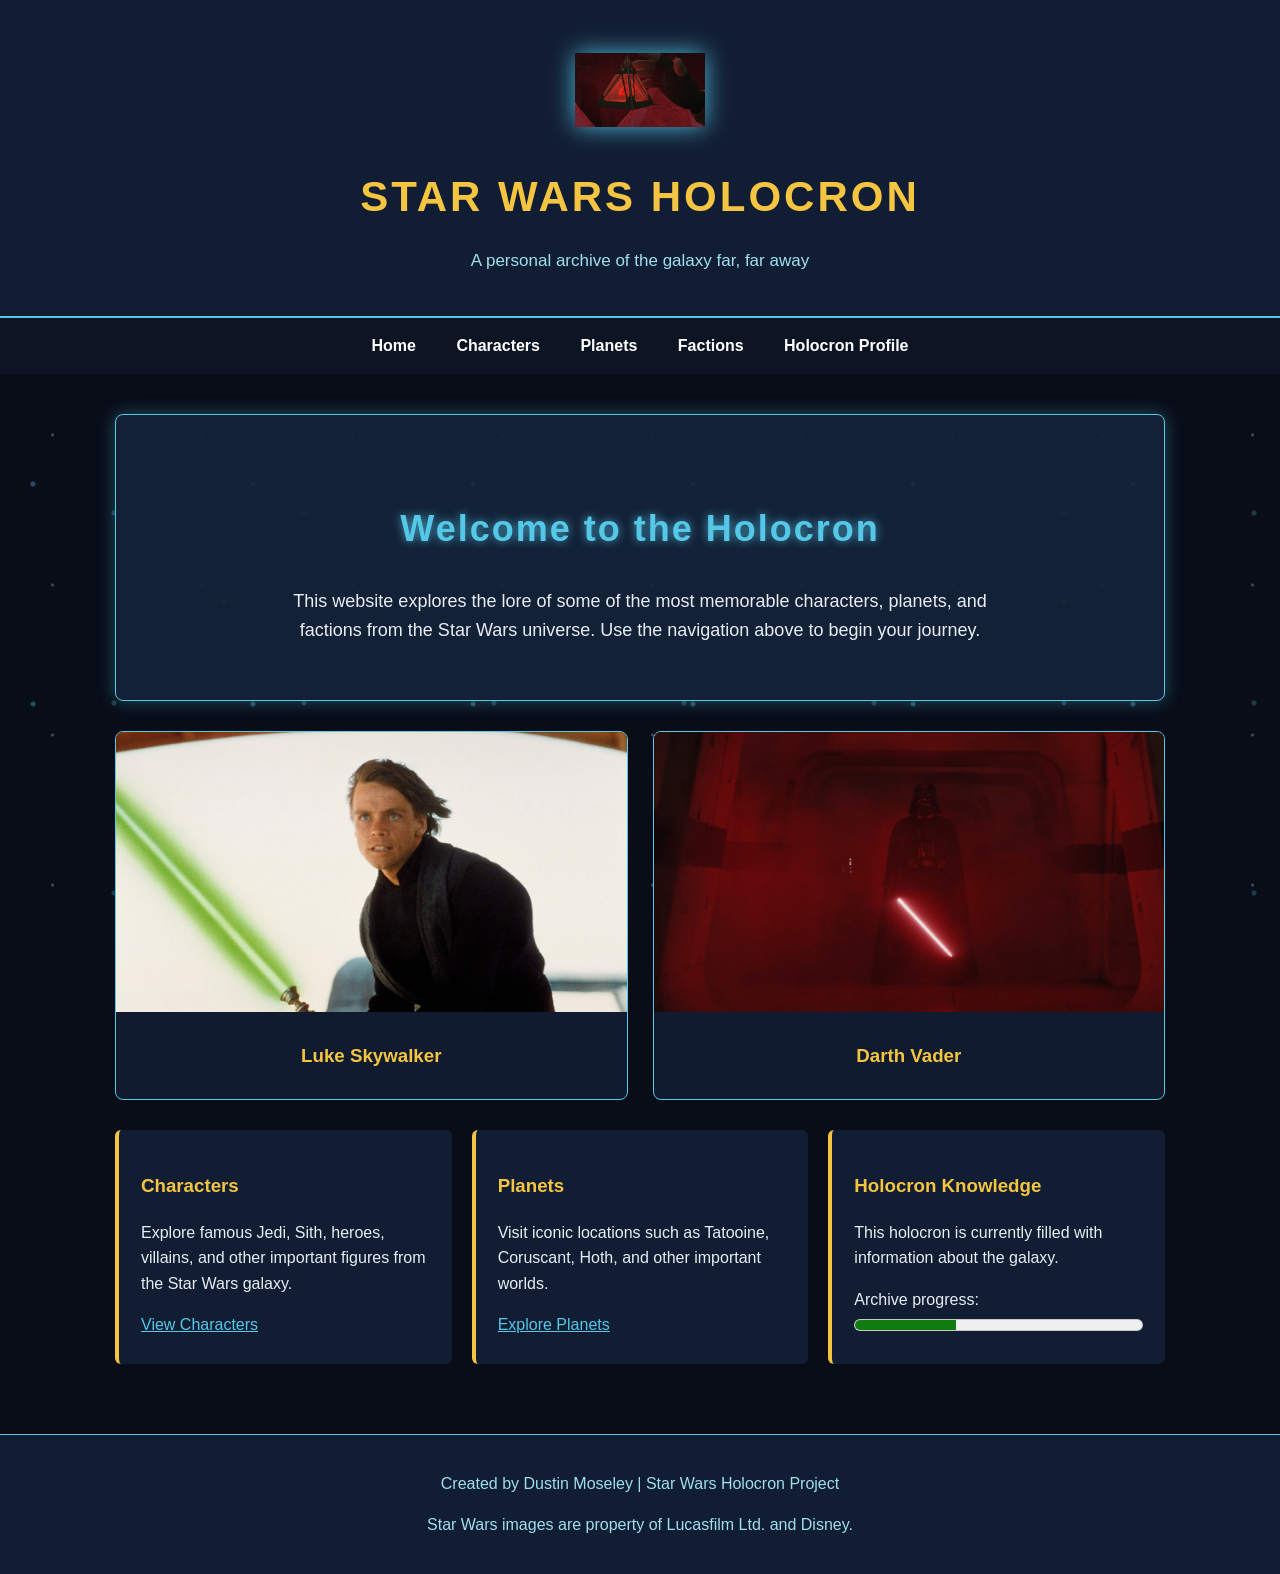
<file: index.html>
<!DOCTYPE html>
<html lang="en">
<head>
    <meta charset="UTF-8">
    <meta name="viewport" content="width=device-width, initial-scale=1.0">
    <title>Star Wars Holocron</title>
    <link rel="stylesheet" href="style.css">
</head>

<body>
    <header>
        <div class="site-title">
            <img src="images/holocron.png" alt="Sith holocron">

            <div>
                <h1>STAR WARS HOLOCRON</h1>
                <p>A personal archive of the galaxy far, far away</p>
            </div>
        </div>
    </header>

    <nav>
        <a href="index.html">Home</a>
        <a href="characters.html">Characters</a>
        <a href="planets.html">Planets</a>
        <a href="factions.html">Factions</a>
        <a href="quiz.html">Holocron Profile</a>
    </nav>

    <main>
        <section class="hero">
            <h2>Welcome to the Holocron</h2>
            <p>
                This website explores the lore of some of the most memorable characters,
                planets, and factions from the Star Wars universe.
                Use the navigation above to begin your journey.
            </p>
        </section>

        <section class="image-preview">
            <article class="image-card">
                <img
                    src="images/luke-skywalker.png"
                    alt="Luke Skywalker holding a lightsaber"
                >
                <h3>Luke Skywalker</h3>
            </article>

            <article class="image-card">
                <img
                    src="images/darth-vader.png"
                    alt="Darth Vader in his black armor"
                >
                <h3>Darth Vader</h3>
            </article>
        </section>

        <section class="content-grid">
            <article class="card">
                <h3>Characters</h3>
                <p>
                    Explore famous Jedi, Sith, heroes, villains, and other
                    important figures from the Star Wars galaxy.
                </p>
                <a href="characters.html">View Characters</a>
            </article>

            <article class="card">
                <h3>Planets</h3>
                <p>
                    Visit iconic locations such as Tatooine, Coruscant,
                    Hoth, and other important worlds.
                </p>
                <a href="planets.html">Explore Planets</a>
            </article>

            <article class="card">
                <h3>Holocron Knowledge</h3>
                <p>
                    This holocron is currently filled with information about
                    the galaxy.
                </p>

                <!-- The meter element displays a value within a known range.
                     It represents how complete this personal Star Wars archive is. -->
                <label for="archive-progress">Archive progress:</label>
                <meter id="archive-progress" min="0" max="100" value="35">
                    35%
                </meter>
            </article>
        </section>
    </main>

    <footer>
        <p>Created by Dustin Moseley | Star Wars Holocron Project</p>
        <p>Star Wars images are property of Lucasfilm Ltd. and Disney.</p>
    </footer>
</body>
</html>
</file>
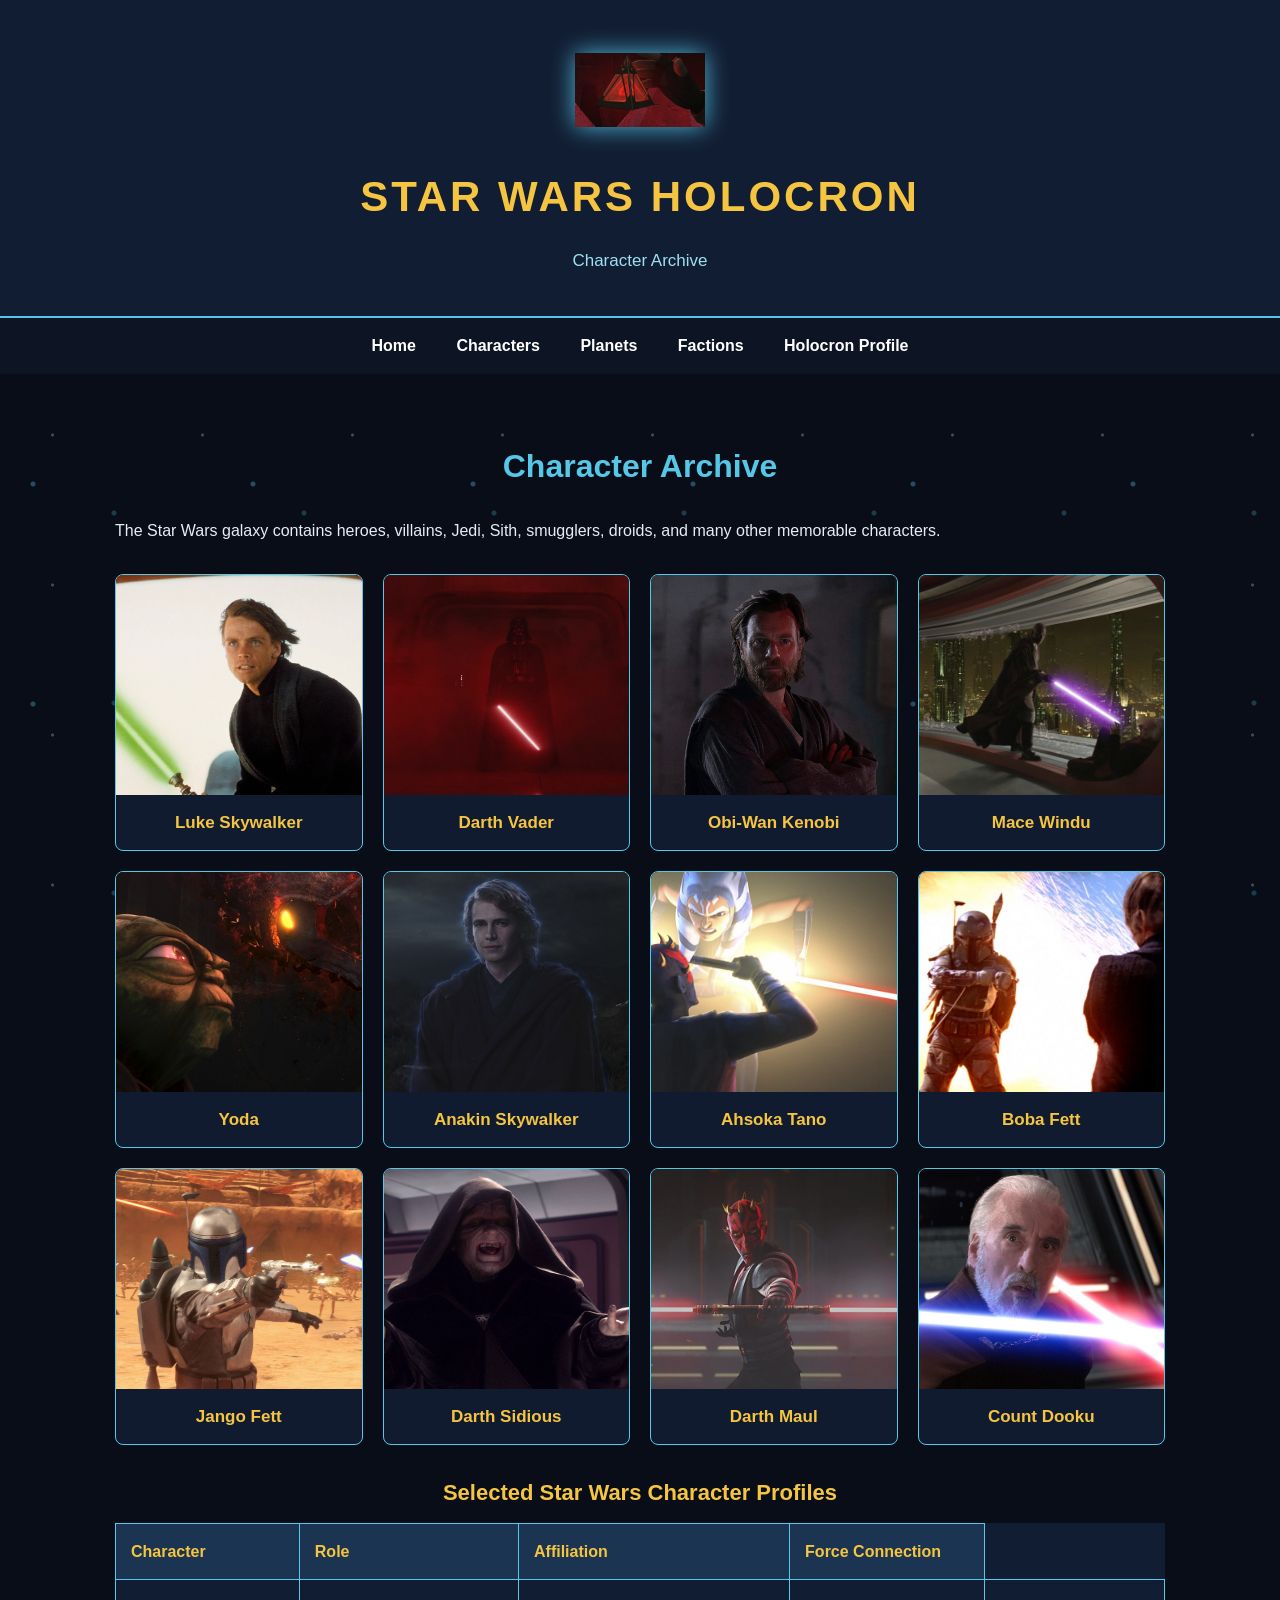
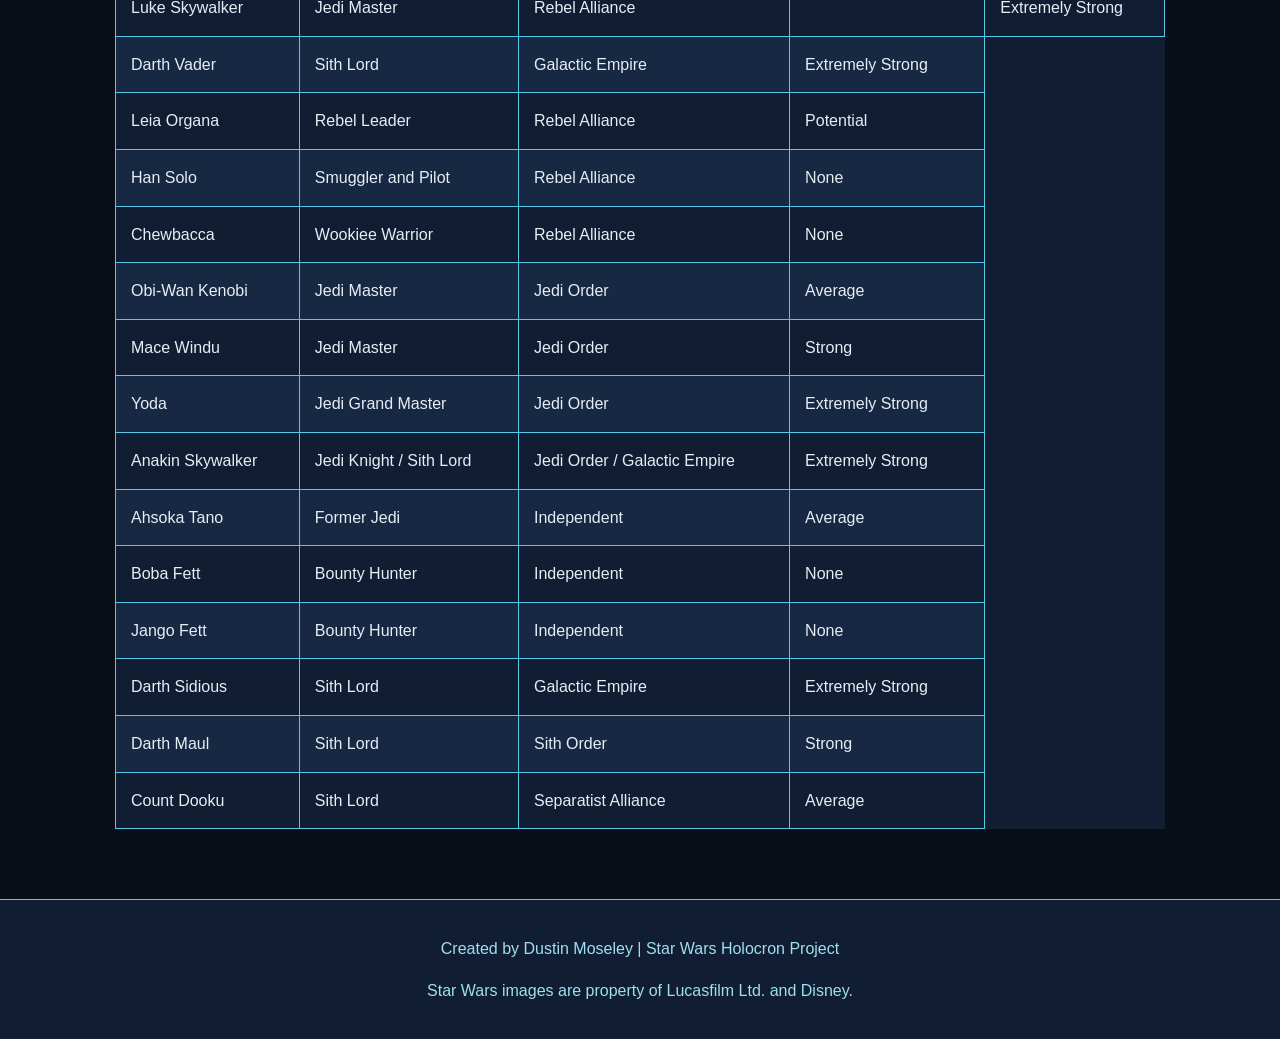
<file: characters.html>
<!DOCTYPE html>
<html lang="en">
<head>
    <meta charset="UTF-8">
    <meta name="viewport" content="width=device-width, initial-scale=1.0">
    <title>Holocron Characters</title>
    <link rel="stylesheet" href="style.css">
</head>

<body>
    <header>
        <div class="site-title">
            <img src="images/holocron.png" alt="Sith holocron">

            <div>
                <h1>STAR WARS HOLOCRON</h1>
                <p>Character Archive</p>
            </div>
        </div>
    </header>

    <nav>
        <a href="index.html">Home</a>
        <a href="characters.html">Characters</a>
        <a href="planets.html">Planets</a>
        <a href="factions.html">Factions</a>
        <a href="quiz.html">Holocron Profile</a>
    </nav>

    <main>
        <h2 class="page-title">Character Archive</h2>

        <p>
            The Star Wars galaxy contains heroes, villains, Jedi, Sith,
            smugglers, droids, and many other memorable characters.
        </p>

        <section class="character-grid">
            <article class="character-card">
                <img src="images/luke-skywalker.png" alt="Luke Skywalker">
                <h3>Luke Skywalker</h3>
            </article>

            <article class="character-card">
                <img src="images/darth-vader.png" alt="Darth Vader">
                <h3>Darth Vader</h3>
            </article>

            <article class="character-card">
                <img src="images/obi-wan-kenobi.png" alt="Obi-Wan Kenobi">
                <h3>Obi-Wan Kenobi</h3>
            </article>

            <article class="character-card">
                <img src="images/mace-windu.png" alt="Mace Windu">
                <h3>Mace Windu</h3>
            </article>

            <article class="character-card">
                <img src="images/yoda.png" alt="Yoda">
                <h3>Yoda</h3>
            </article>

            <article class="character-card">
                <img src="images/anakin-skywalker.png" alt="Anakin Skywalker">
                <h3>Anakin Skywalker</h3>
            </article>

            <article class="character-card">
                <img src="images/ahsoka-tano.png" alt="Ahsoka Tano">
                <h3>Ahsoka Tano</h3>
            </article>

            <article class="character-card">
                <img src="images/boba-fett.png" alt="Boba Fett">
                <h3>Boba Fett</h3>
            </article>

            <article class="character-card">
                <img src="images/jango-fett.png" alt="Jango Fett">
                <h3>Jango Fett</h3>
            </article>

            <article class="character-card">
                <img src="images/darth-sidious.png" alt="Darth Sidious">
                <h3>Darth Sidious</h3>
            </article>

            <article class="character-card">
                <img src="images/darth-maul.png" alt="Darth Maul">
                <h3>Darth Maul</h3>
            </article>

            <article class="character-card">
                <img src="images/count-dooku.png" alt="Count Dooku">
                <h3>Count Dooku</h3>
            </article>
        </section>

        <table>
            <!-- The caption element provides a title or description for a table.
                 This caption identifies the information shown in this table. -->
            <caption>Selected Star Wars Character Profiles</caption>

            <thead>
                <tr>
                    <th>Character</th>
                    <th>Role</th>
                    <th>Affiliation</th>
                    <th>Force Connection</th>
                </tr>
            </thead>

            <tbody>
                <tr>
                    <td>Luke Skywalker</td>
                    <td>Jedi Master</td>
                    <td>Rebel Alliance</td>
                    <td>
                    <td>Extremely Strong</td>
                </tr>

                <tr>
                    <td>Darth Vader</td>
                    <td>Sith Lord</td>
                    <td>Galactic Empire</td>
                    <td>Extremely Strong</td>
                </tr>

                <tr>
                    <td>Leia Organa</td>
                    <td>Rebel Leader</td>
                    <td>Rebel Alliance</td>
                    <td>Potential</td>
                </tr>

                <tr>
                    <td>Han Solo</td>
                    <td>Smuggler and Pilot</td>
                    <td>Rebel Alliance</td>
                    <td>None</td>
                </tr>
                <tr>
                    <td>Chewbacca</td>
                    <td>Wookiee Warrior</td>
                    <td>Rebel Alliance</td>
                    <td>None</td>
                </tr>
                <tr>
                    <td>Obi-Wan Kenobi</td>
                    <td>Jedi Master</td>
                    <td>Jedi Order</td>
                    <td>Average</td>
                </tr>

                <tr>
                    <td>Mace Windu</td>
                    <td>Jedi Master</td>
                    <td>Jedi Order</td>
                    <td>Strong</td>
                </tr>

                <tr>
                    <td>Yoda</td>
                    <td>Jedi Grand Master</td>
                    <td>Jedi Order</td>
                    <td>Extremely Strong</td>
                </tr>

                <tr>
                    <td>Anakin Skywalker</td>
                    <td>Jedi Knight / Sith Lord</td>
                    <td>Jedi Order / Galactic Empire</td>
                    <td>Extremely Strong</td>
                </tr>

                <tr>
                    <td>Ahsoka Tano</td>
                    <td>Former Jedi</td>
                    <td>Independent</td>
                    <td>Average</td>
                </tr>

                <tr>
                    <td>Boba Fett</td>
                    <td>Bounty Hunter</td>
                    <td>Independent</td>
                    <td>None</td>
                </tr>

                <tr>
                    <td>Jango Fett</td>
                    <td>Bounty Hunter</td>
                    <td>Independent</td>
                    <td>None</td>
                </tr>

                <tr>
                    <td>Darth Sidious</td>
                    <td>Sith Lord</td>
                    <td>Galactic Empire</td>
                    <td>Extremely Strong</td>
                </tr>

                <tr>
                    <td>Darth Maul</td>
                    <td>Sith Lord</td>
                    <td>Sith Order</td>
                    <td>Strong</td>
                </tr>

                <tr>
                    <td>Count Dooku</td>
                    <td>Sith Lord</td>
                    <td>Separatist Alliance</td>
                    <td>Average</td>
                </tr>
            </tbody>
        </table>
    </main>

    <footer>
        <p>Created by Dustin Moseley | Star Wars Holocron Project</p>
        <p>Star Wars images are property of Lucasfilm Ltd. and Disney.</p>
    </footer>
</body>
</html>
</file>
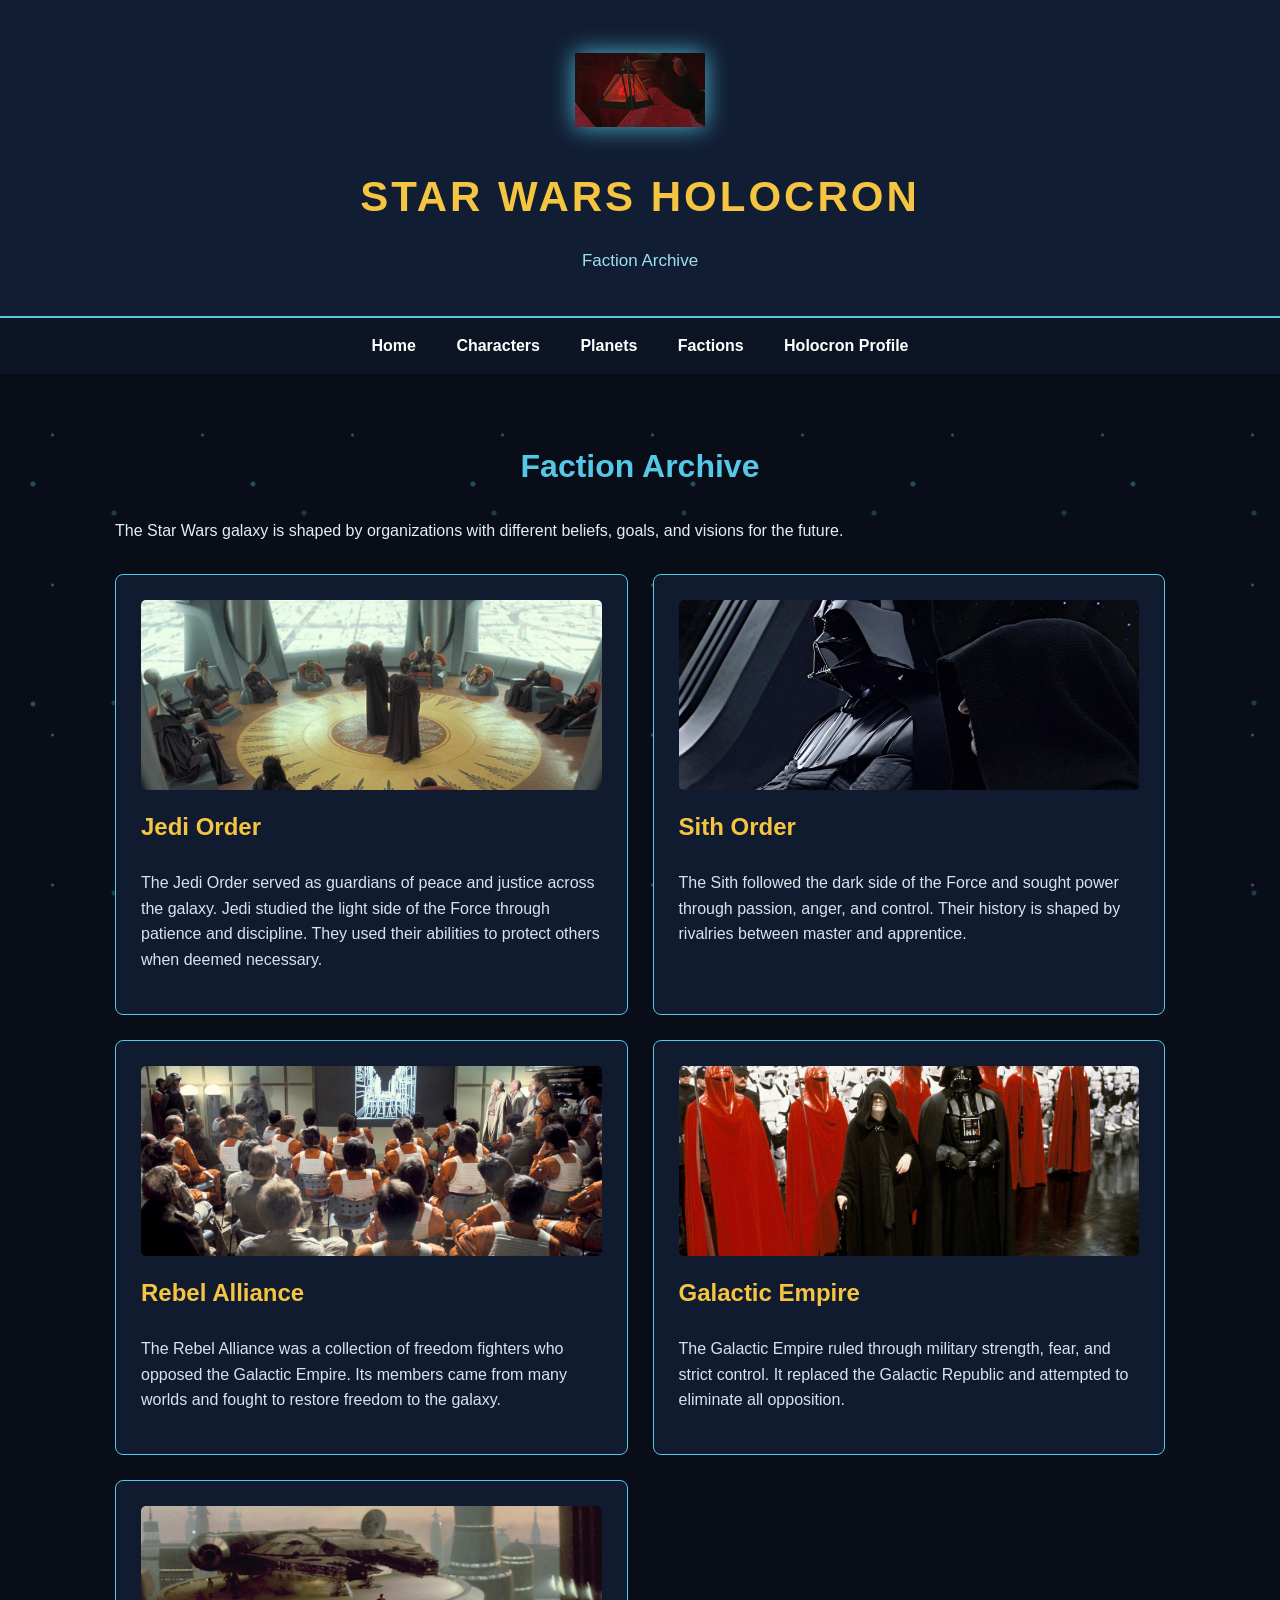
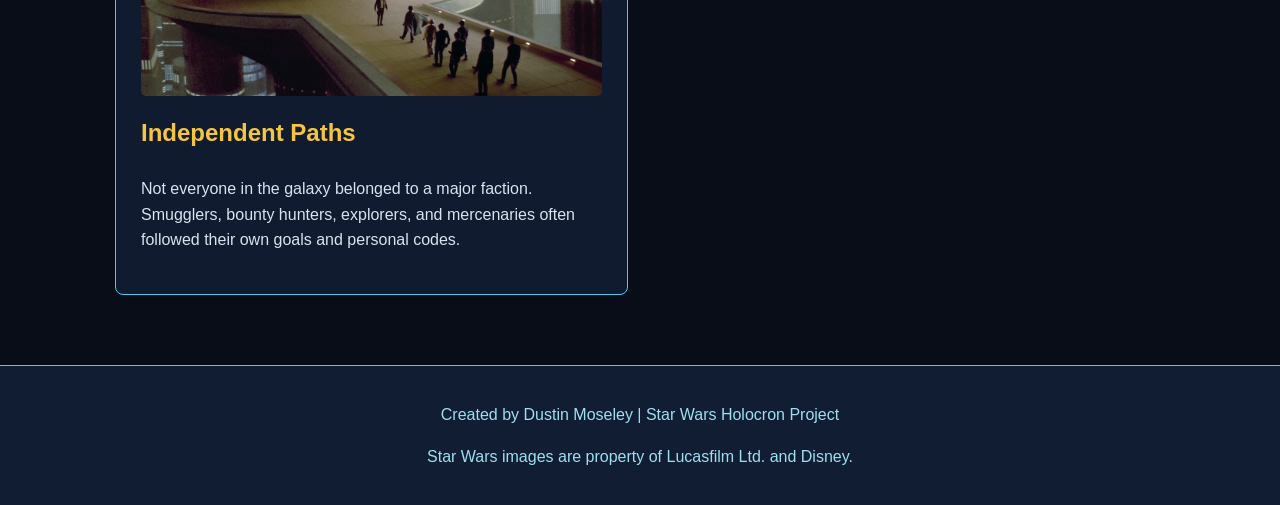
<file: factions.html>
<!DOCTYPE html>
<html lang="en">
<head>
    <meta charset="UTF-8">
    <meta name="viewport" content="width=device-width, initial-scale=1.0">
    <title>Holocron Factions</title>
    <link rel="stylesheet" href="style.css">
</head>

<body>
    <header>
        <div class="site-title">
            <img src="images/holocron.png" alt="Sith holocron">

            <div>
                <h1>STAR WARS HOLOCRON</h1>
                <p>Faction Archive</p>
            </div>
        </div>
    </header>

    <nav>
        <a href="index.html">Home</a>
        <a href="characters.html">Characters</a>
        <a href="planets.html">Planets</a>
        <a href="factions.html">Factions</a>
        <a href="quiz.html">Holocron Profile</a>
    </nav>

    <main>
        <h2 class="page-title">Faction Archive</h2>

        <p>
            The Star Wars galaxy is shaped by organizations with different
            beliefs, goals, and visions for the future.
        </p>

        <section class="faction-grid">
            <article class="faction-card">
                <img src="images/jedi-order.png" alt="Jedi Order">
                <h3>Jedi Order</h3>
                <p>
                    The Jedi Order served as guardians of peace and justice
                    across the galaxy. Jedi studied the light side of the Force through patience and
                    discipline. They used their abilities to protect others when deemed necessary.
                </p>
            </article>

            <article class="faction-card">
                <img src="images/sith-order.png" alt="Sith Order: Sith Order">
                <h3>Sith Order</h3>
                <p>
                    The Sith followed the dark side of the Force and sought
                    power through passion, anger, and control. Their history
                    is shaped by rivalries between master and apprentice.
                </p>
            </article>

            <article class="faction-card">
                <img src="images/rebel-alliance.png" alt="Rebel Alliance: Rebel Alliance">
                <h3>Rebel Alliance</h3>
                <p>
                    The Rebel Alliance was a collection of freedom fighters
                    who opposed the Galactic Empire. Its members came from
                    many worlds and fought to restore freedom to the galaxy.
                </p>
            </article>

            <article class="faction-card">
                <img src="images/galactic-empire.png" alt="Galactic Empire: Galactic Empire">
                <h3>Galactic Empire</h3>
                <p>
                    The Galactic Empire ruled through military strength,
                    fear, and strict control. It replaced the Galactic
                    Republic and attempted to eliminate all opposition.
                </p>
            </article>

            <article class="faction-card">
                <img src="images/millennium-falcon.png" alt="Independent Paths: Independent Paths">
                <h3>Independent Paths</h3>
                <p>
                    Not everyone in the galaxy belonged to a major faction.
                    Smugglers, bounty hunters, explorers, and mercenaries
                    often followed their own goals and personal codes.
                </p>
            </article>
        </section>
    </main>

    <footer>
        <p>Created by Dustin Moseley | Star Wars Holocron Project</p>
        <p>Star Wars images are property of Lucasfilm Ltd. and Disney.</p>
    </footer>
</body>
</html>
</file>
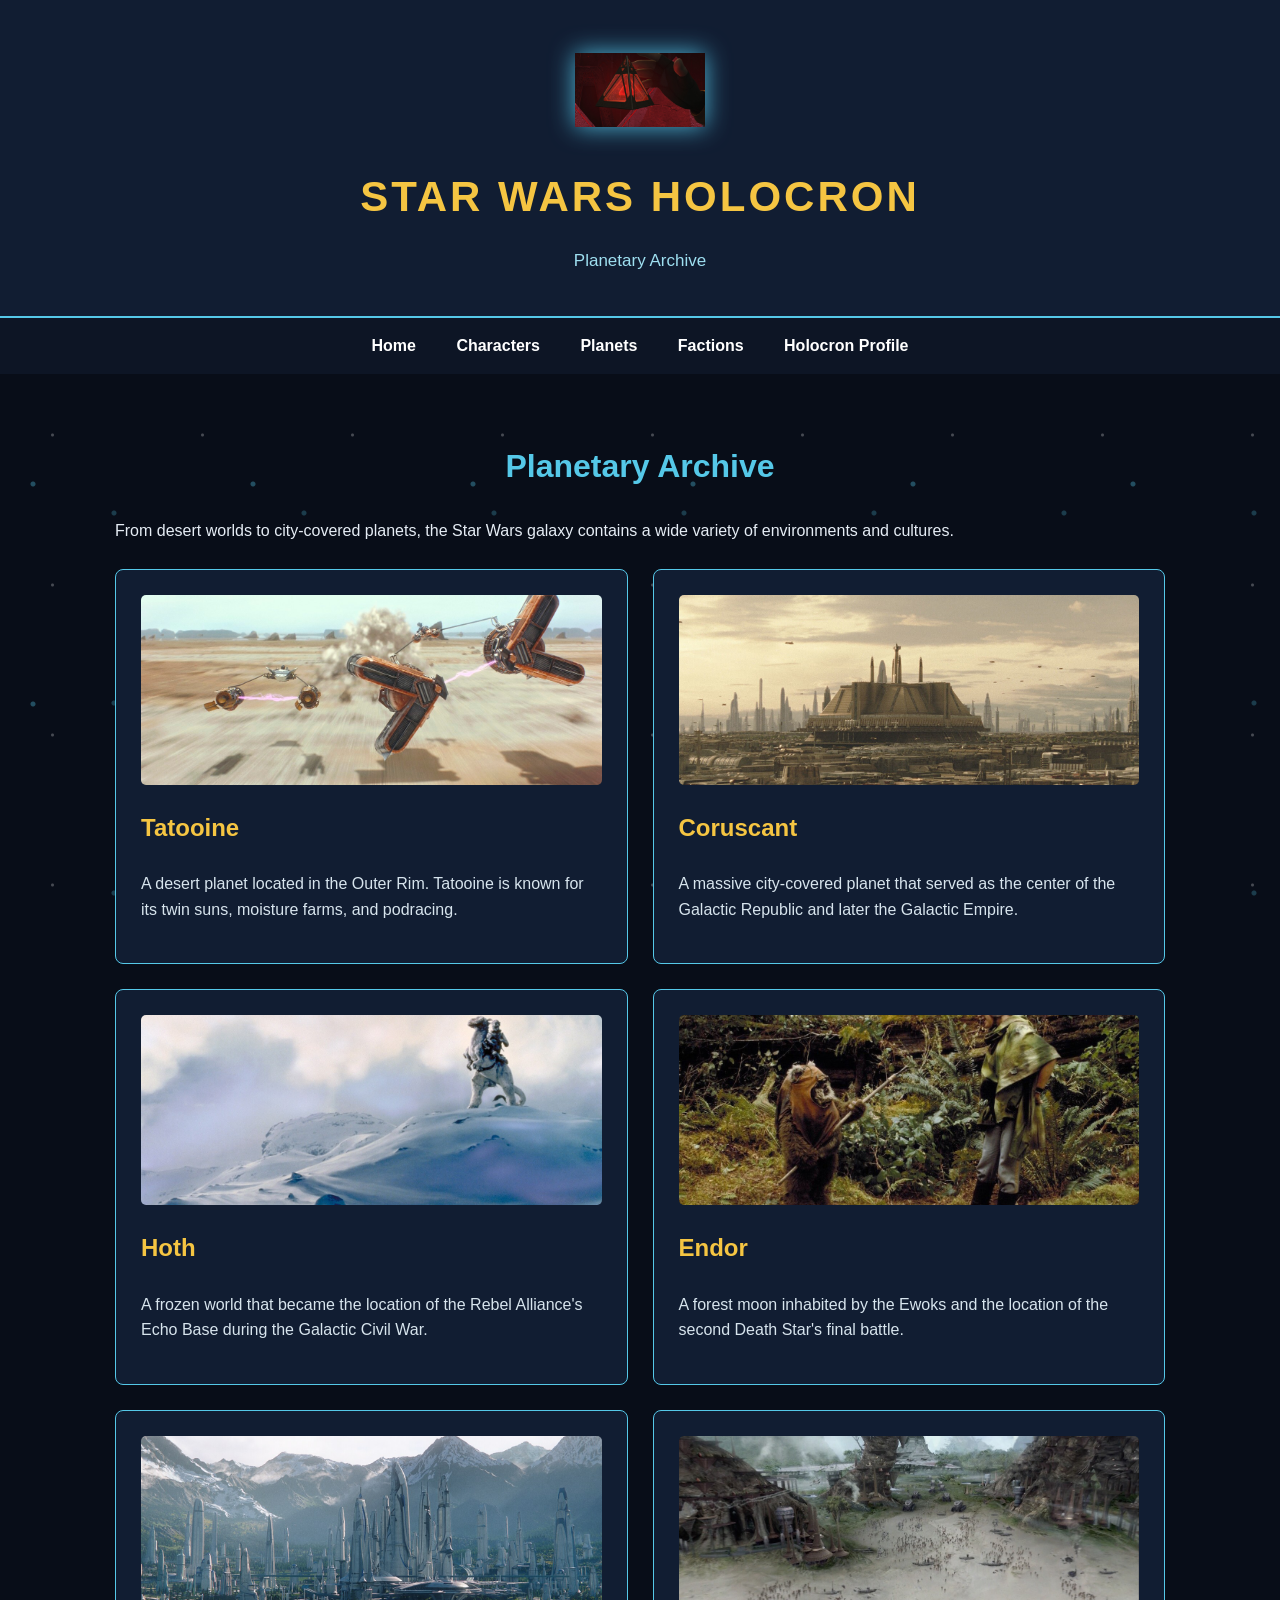
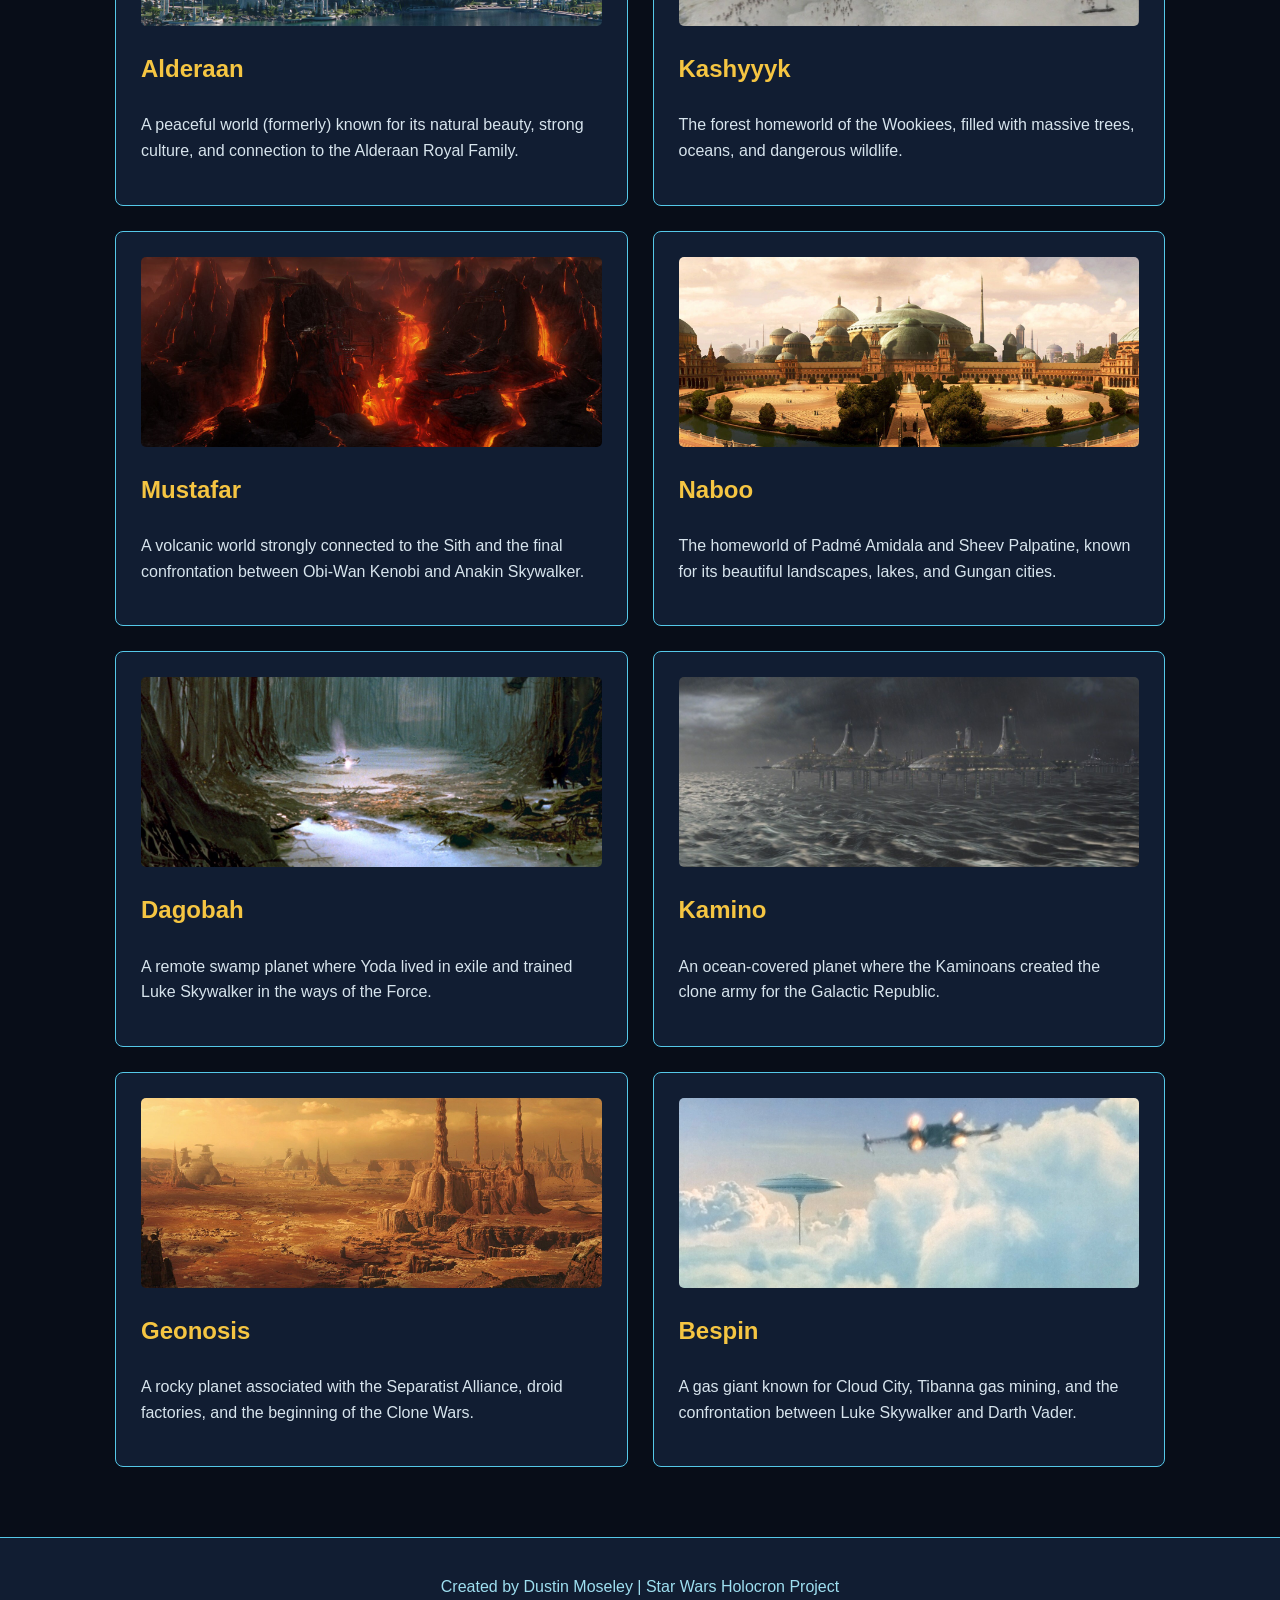
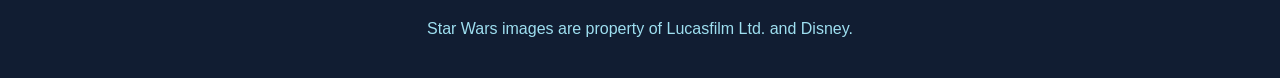
<file: planets.html>
<!DOCTYPE html>
<html lang="en">
<head>
    <meta charset="UTF-8">
    <meta name="viewport" content="width=device-width, initial-scale=1.0">
    <title>Holocron Planets</title>
    <link rel="stylesheet" href="style.css">
</head>

<body>
    <header>
        <div class="site-title">
            <img src="images/holocron.png" alt="Sith holocron">

            <div>
                <h1>STAR WARS HOLOCRON</h1>
                <p>Planetary Archive</p>
            </div>
        </div>
    </header>

    <nav>
        <a href="index.html">Home</a>
        <a href="characters.html">Characters</a>
        <a href="planets.html">Planets</a>
        <a href="factions.html">Factions</a>
        <a href="quiz.html">Holocron Profile</a>
    </nav>

    <main>
        <h2 class="page-title">Planetary Archive</h2>

        <p>
            From desert worlds to city-covered planets, the Star Wars galaxy
            contains a wide variety of environments and cultures.
        </p>

        <section class="planet-grid">
            <article class="planet-card">
                <img
                    src="images/tatooine.png"
                    alt="The desert landscape of Tatooine"
                >
                <h3>Tatooine</h3>
                <p>
                    A desert planet located in the Outer Rim. Tatooine is
                    known for its twin suns, moisture farms, and podracing.
                </p>
            </article>

            <article class="planet-card">
                <img
                    src="images/coruscant.png"
                    alt="The city-covered planet of Coruscant"
                >
                <h3>Coruscant</h3>
                <p>
                    A massive city-covered planet that served as the center
                    of the Galactic Republic and later the Galactic Empire.
                </p>
            </article>

            <article class="planet-card">
                <img
                    src="images/hoth.png"
                    alt="The frozen world of Hoth"
                >
                <h3>Hoth</h3>
                <p>
                    A frozen world that became the location of the Rebel
                    Alliance's Echo Base during the Galactic Civil War.
                </p>
            </article>

            <article class="planet-card">
                <img src="images/endor.png"
                 alt="The forest moon of Endor"
                 >
                <h3>Endor</h3>
                <p>
                    A forest moon inhabited by the Ewoks and the location
                    of the second Death Star's final battle.
                </p>
            </article>

            <article class="planet-card">
                <img src="images/alderaan.png" alt="The peaceful planet of Alderaan">
                <h3>Alderaan</h3>
                <p>
                    A peaceful world (formerly) known for its natural beauty, strong culture,
                    and connection to the Alderaan Royal Family.
                </p>
            </article>

            <article class="planet-card">
                <img src="images/kashyyyk.png" alt="The forest planet of Kashyyyk">
                <h3>Kashyyyk</h3>
                <p>
                    The forest homeworld of the Wookiees, filled with massive trees,
                    oceans, and dangerous wildlife.
                </p>
            </article>

            <article class="planet-card">
                <img src="images/mustafar.png" alt="The volcanic planet of Mustafar">
                <h3>Mustafar</h3>
                <p>
                    A volcanic world strongly connected to the Sith and the final
                    confrontation between Obi-Wan Kenobi and Anakin Skywalker.
                </p>
            </article>

            <article class="planet-card">
                <img src="images/naboo.png" alt="The green and beautiful planet of Naboo">
                <h3>Naboo</h3>
                <p>
                    The homeworld of Padmé Amidala and Sheev Palpatine, known for its
                    beautiful landscapes, lakes, and Gungan cities.
                </p>
            </article>

            <article class="planet-card">
                <img src="images/dagobah.png" alt="The swamp planet of Dagobah">
                <h3>Dagobah</h3>
                <p>
                    A remote swamp planet where Yoda lived in exile and trained
                    Luke Skywalker in the ways of the Force.
                </p>
            </article>

            <article class="planet-card">
                <img src="images/kamino.png" alt="The ocean planet of Kamino">
                <h3>Kamino</h3>
                <p>
                    An ocean-covered planet where the Kaminoans created the clone army
                    for the Galactic Republic.
                </p>
            </article>

            <article class="planet-card">
                <img src="images/geonosis.png" alt="The rocky planet of Geonosis">
                <h3>Geonosis</h3>
                <p>
                    A rocky planet associated with the Separatist Alliance, droid
                    factories, and the beginning of the Clone Wars.
                </p>
            </article>

            <article class="planet-card">
                <img src="images/bespin.png" alt="The cloudy planet of Bespin">
                <h3>Bespin</h3>
                <p>
                    A gas giant known for Cloud City, Tibanna gas mining, and the
                    confrontation between Luke Skywalker and Darth Vader.
                </p>
            </article>
        </section>
    </main>

    <footer>
        <p>Created by Dustin Moseley | Star Wars Holocron Project</p>
        <p>Star Wars images are property of Lucasfilm Ltd. and Disney.</p>
    </footer>
</body>
</html>
</file>
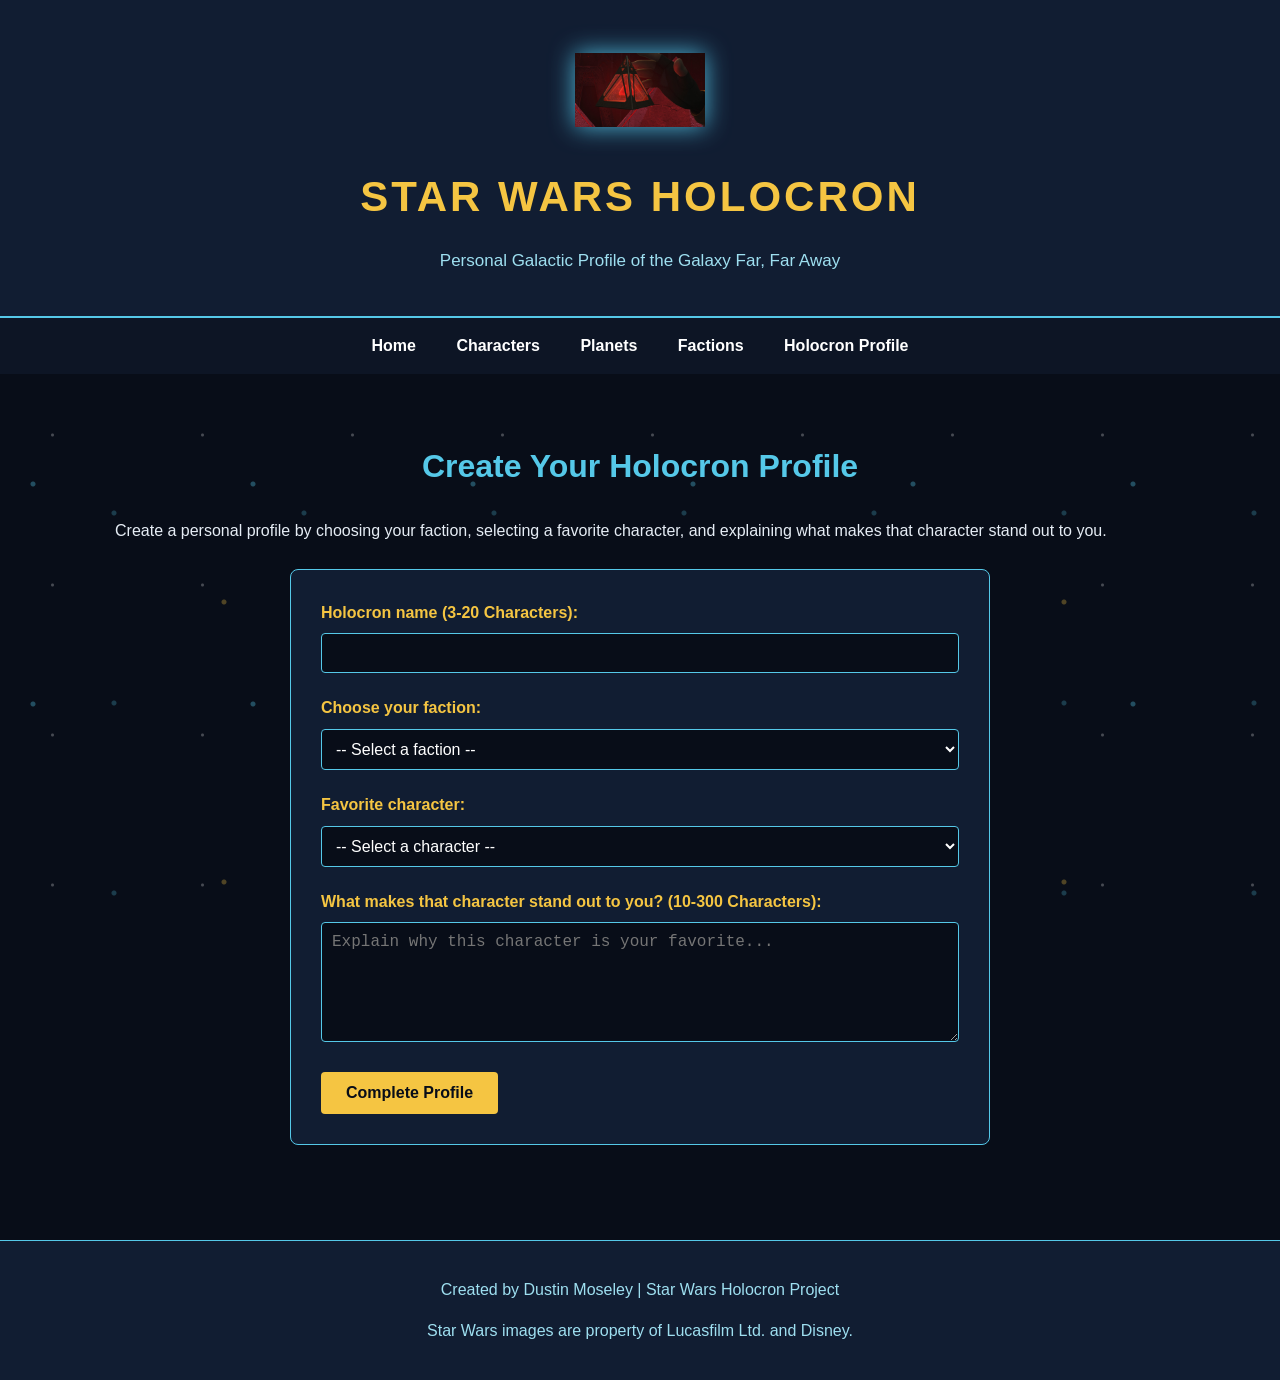
<file: quiz.html>
<!DOCTYPE html>
<html lang="en">
<head>
    <meta charset="UTF-8">
    <meta name="viewport" content="width=device-width, initial-scale=1.0">
    <title>Holocron Profile</title>
    <link rel="stylesheet" href="style.css">
</head>

<body>
    <header>
        <div class="site-title">
            <img src="images/holocron.png" alt="Sith holocron">

            <div>
                <h1>STAR WARS HOLOCRON</h1>
                <p>
                <p>Personal Galactic Profile of the Galaxy Far, Far Away</p>
            </div>
        </div>
    </header>

    <nav>
        <a href="index.html">Home</a>
        <a href="characters.html">Characters</a>
        <a href="planets.html">Planets</a>
        <a href="factions.html">Factions</a>
        <a href="quiz.html">Holocron Profile</a>
    </nav>

    <main>
        <h2 class="page-title">Create Your Holocron Profile</h2>

       <p>
            Create a personal profile by choosing your faction, selecting a favorite
            character, and explaining what makes that character stand out to you.
        </p>

        <form class="quiz-form">
            <div class="form-group">
                <label for="holocron-name">Holocron name (3-20 Characters):</label>

                <!-- The pattern attribute requires the name to contain only
                     letters, numbers, and spaces. The maxlength and minlength
                     attributes control the allowed name length. -->
                <input
                    type="text"
                    id="holocron-name"
                    name="holocron-name"
                    pattern="[A-Za-z0-9 ]{3,20}"
                    minlength="3"
                    maxlength="20"
                    required
                >
            </div>

            <div class="form-group">
                <label for="faction">Choose your faction:</label>

                <!-- The option element creates each selectable choice in
                     the faction dropdown menu. -->
                <select id="faction" name="faction" required>
                    <option value="">-- Select a faction --</option>
                    <option value="jedi">Jedi Order</option>
                    <option value="sith">Sith Order</option>
                    <option value="rebel">Rebel Alliance</option>
                    <option value="empire">Galactic Empire</option>
                    <option value="independent">Independent</option>
                </select>
            </div>

            <div class="form-group">
                <label for="favorite-character">Favorite character:</label>
                <select id="favorite-character" name="favorite-character">
                    <option value="">-- Select a character --</option>
                    <option value="luke">Luke Skywalker</option>
                    <option value="vader">Darth Vader</option>
                    <option value="leia">Leia Organa</option>
                    <option value="han">Han Solo</option>
                    <option value="chewbacca">Chewbacca</option>
                    <option value="obi-wan">Obi-Wan Kenobi</option>
                    <option value="mace">Mace Windu</option>
                    <option value="yoda">Yoda</option>
                    <option value="anakin">Anakin Skywalker</option>
                    <option value="ahsoka">Ahsoka Tano</option>
                    <option value="boba">Boba Fett</option>
                    <option value="jango">Jango Fett</option>
                    <option value="sidious">Darth Sidious</option>
                    <option value="maul">Darth Maul</option>
                    <option value="dooku">Count Dooku</option>
                </select>
            </div>
            
            <div class="form-group">
                <label for="answer">What makes that character stand out to you? (10-300 Characters):</label>
                <textarea
                    id="answer"
                    name="answer"
                    minlength="10"
                    maxlength="300"
                    placeholder="Explain why this character is your favorite..."
                ></textarea>
            </div>

            <button type="submit">Complete Profile</button>
        </form>
    </main>

    <footer>
        <p>Created by Dustin Moseley | Star Wars Holocron Project</p>
        <p>Star Wars images are property of Lucasfilm Ltd. and Disney.</p>
    </footer>
</body>
</html>
</file>
<file: style.css>
/* Main page styling for the Star Wars Holocron website */

* {
    box-sizing: border-box;
}

body {
    margin: 0;
    background-color: #080d18;
    background-image:
        radial-gradient(circle at 15% 20%, rgba(85, 200, 232, 0.35) 0 2px, transparent 3px),
        radial-gradient(circle at 80% 15%, rgba(245, 197, 66, 0.3) 0 2px, transparent 3px),
        radial-gradient(circle at 60% 70%, rgba(85, 200, 232, 0.25) 0 2px, transparent 3px),
        radial-gradient(circle at 35% 90%, rgba(255, 255, 255, 0.25) 0 1px, transparent 2px);
    background-size: 220px 220px, 280px 280px, 190px 190px, 150px 150px;
    background-attachment: fixed;
    color: #e6edf5;
    font-family: Arial, sans-serif;
    line-height: 1.6;
}

header {
    background-color: #111d32;
    border-bottom: 2px solid #55c8e8;
    padding: 25px;
    text-align: center;
}

header h1 {
    margin: 0;
    color: #f5c542;
    font-size: 42px;
    letter-spacing: 3px;
}

header p {
    color: #9edff0;
    font-size: 17px;
}

nav {
    background-color: #0d1525;
    padding: 15px;
    text-align: center;
}

nav a {
    color: #ffffff;
    margin: 0 18px;
    text-decoration: none;
    font-weight: bold;
}

nav a:hover {
    color: #f5c542;
}

main {
    max-width: 1100px;
    margin: auto;
    padding: 40px 25px;
}

.hero {
    background-color: rgba(20, 36, 59, 0.9);
    border: 1px solid #55c8e8;
    border-radius: 8px;
    box-shadow: 0 0 18px rgba(85, 200, 232, 0.35);
    padding: 55px 35px;
    text-align: center;
}

.hero h2 {
    color: #55c8e8;
    font-size: 36px;
    letter-spacing: 2px;
    text-shadow: 0 0 10px rgba(85, 200, 232, 0.8);
}

.hero p {
    color: #e6edf5;
    font-size: 18px;
    max-width: 750px;
    margin: auto;
}

.content-grid {
    display: grid;
    grid-template-columns: repeat(3, 1fr);
    gap: 20px;
    margin-top: 30px;
}

.card {
    background-color: #111d32;
    border-left: 4px solid #f5c542;
    border-radius: 6px;
    padding: 22px;
}

.card h3 {
    color: #f5c542;
}

.card a {
    color: #55c8e8;
}

meter {
    width: 100%;
    height: 25px;
}

footer {
    background-color: #111d32;
    border-top: 1px solid #55c8e8;
    color: #9edff0;
    margin-top: 30px;
    padding: 20px;
    text-align: center;
}
.page-title {
    color: #55c8e8;
    text-align: center;
    font-size: 32px;
}

table {
    width: 100%;
    border-collapse: collapse;
    margin-top: 25px;
    background-color: #111d32;
}

caption {
    color: #f5c542;
    font-size: 22px;
    font-weight: bold;
    margin-bottom: 12px;
}

th,
td {
    border: 1px solid #55c8e8;
    padding: 15px;
    text-align: left;
}

th {
    background-color: #1b3452;
    color: #f5c542;
}

tr:nth-child(even) {
    background-color: #162842;
}
.planet-grid {
    display: grid;
    grid-template-columns: repeat(2, 1fr);
    gap: 25px;
    margin-top: 25px;
}

.planet-card {
    background-color: #111d32;
    border: 1px solid #55c8e8;
    border-radius: 8px;
    padding: 25px;
}

.planet-card h3 {
    color: #f5c542;
    font-size: 24px;
}

.planet-card p {
    color: #d7e4ed;
}
.quiz-form {
    background-color: #111d32;
    border: 1px solid #55c8e8;
    border-radius: 8px;
    margin: 25px auto;
    max-width: 700px;
    padding: 30px;
}

.form-group {
    margin-bottom: 22px;
}

.form-group label {
    color: #f5c542;
    display: block;
    font-weight: bold;
    margin-bottom: 8px;
}

.form-group input,
.form-group select,
.form-group textarea {
    background-color: #080d18;
    border: 1px solid #55c8e8;
    border-radius: 4px;
    color: #ffffff;
    font-size: 16px;
    padding: 10px;
    width: 100%;
}

.form-group textarea {
    min-height: 120px;
    resize: vertical;
}

button {
    background-color: #f5c542;
    border: none;
    border-radius: 4px;
    color: #080d18;
    cursor: pointer;
    font-size: 16px;
    font-weight: bold;
    padding: 12px 25px;
}

button:hover {
    background-color: #55c8e8;
}
.image-preview {
    display: grid;
    grid-template-columns: repeat(2, 1fr);
    gap: 25px;
    margin-top: 30px;
}

.image-card {
    background-color: rgba(17, 29, 50, 0.9);
    border: 1px solid #55c8e8;
    border-radius: 8px;
    overflow: hidden;
    text-align: center;
}

.image-card img {
    display: block;
    height: 280px;
    object-fit: cover;
    width: 100%;
}

.image-card h3 {
    color: #f5c542;
    padding: 10px;
}
.planet-card img {
    border-radius: 5px;
    display: block;
    height: 190px;
    margin-bottom: 15px;
    object-fit: cover;
    width: 100%;
}
.character-grid {
    display: grid;
    grid-template-columns: repeat(4, 1fr);
    gap: 20px;
    margin: 30px 0;
}

.character-card {
    background-color: rgba(17, 29, 50, 0.92);
    border: 1px solid #55c8e8;
    border-radius: 8px;
    overflow: hidden;
    text-align: center;
}

.character-card img {
    display: block;
    height: 220px;
    object-fit: cover;
    width: 100%;
}

.character-card h3 {
    color: #f5c542;
    font-size: 17px;
    margin: 14px 5px;
}
.site-title {
    align-items: center;
    display: flex;
    flex-direction: column;
    gap: 8px;
    justify-content: center;
    text-align: center;
}

.site-title img {
    filter: drop-shadow(0 0 12px rgba(85, 200, 232, 0.9));
    height: 130px;
    object-fit: contain;
    width: 130px;
}
.quiz-question {
    border: 1px solid #55c8e8;
    border-radius: 6px;
    margin-bottom: 22px;
    padding: 18px;
}

.quiz-question legend {
    color: #f5c542;
    font-weight: bold;
    padding: 0 8px;
}

.quiz-question label {
    color: #e6edf5;
    display: block;
    margin: 8px 0;
}

.quiz-question input {
    margin-right: 8px;
    width: auto;
}
.faction-grid {
    display: grid;
    grid-template-columns: repeat(2, 1fr);
    gap: 25px;
    margin-top: 30px;
}

.faction-card {
    background-color: rgba(17, 29, 50, 0.92);
    border: 1px solid #55c8e8;
    border-radius: 8px;
    padding: 25px;
}

.faction-card h3 {
    color: #f5c542;
    font-size: 24px;
    margin-top: 0;
}

.faction-card p {
    color: #d7e4ed;
}
.faction-card img {
    border-radius: 5px;
    display: block;
    height: 190px;
    margin-bottom: 18px;
    object-fit: cover;
    width: 100%;
}
</file>
